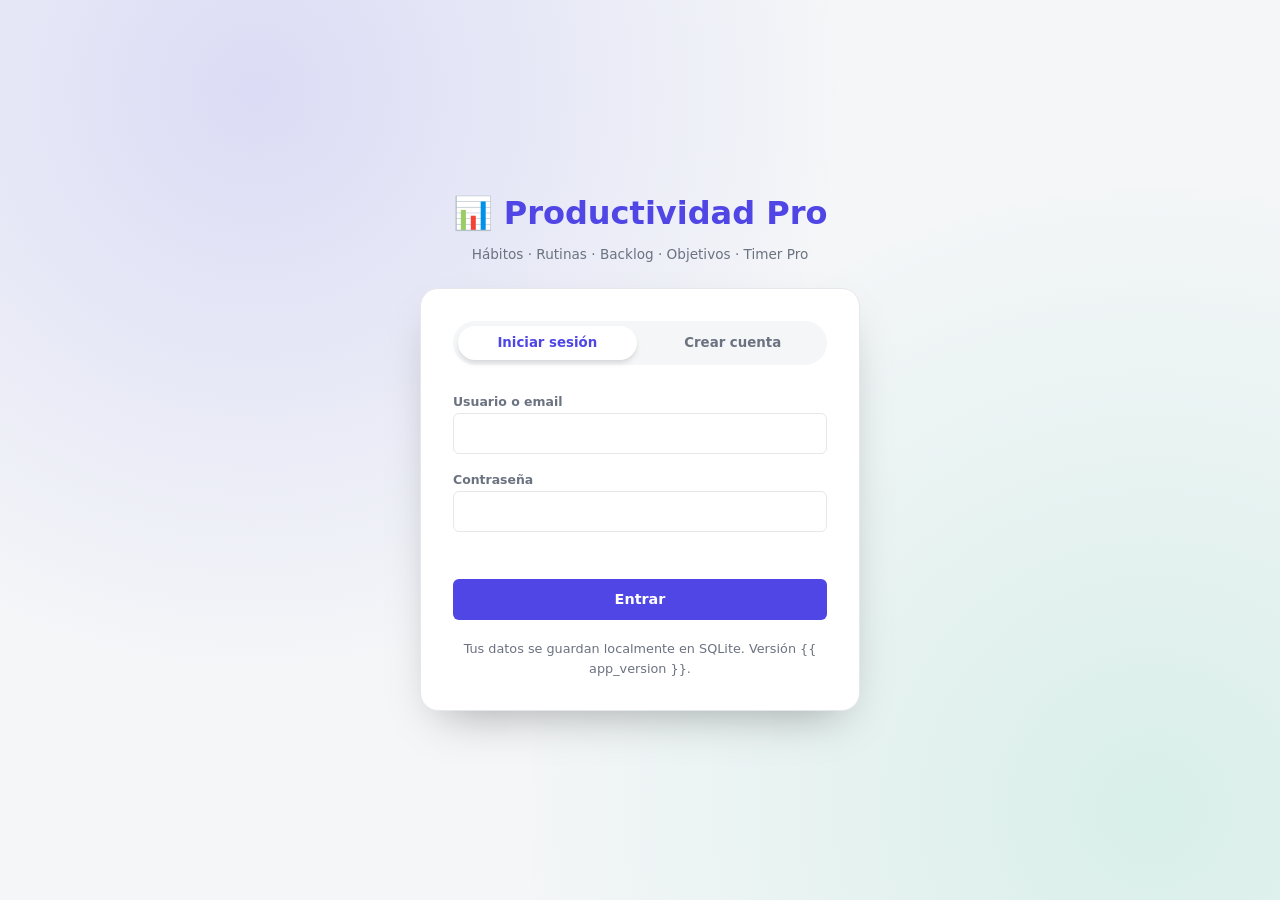
<file: templates/login.html>
<!DOCTYPE html>
<html lang="es">
<head>
    <meta charset="UTF-8">
    <meta name="viewport" content="width=device-width, initial-scale=1.0">
    <title>Acceso · Productividad Pro</title>
    <link rel="stylesheet" href="/static/css/styles.css">
    <link rel="icon" href="data:image/svg+xml,<svg xmlns='http://www.w3.org/2000/svg' viewBox='0 0 100 100'><text y='.9em' font-size='90'>📊</text></svg>">
</head>
<body class="auth-page">
<div class="auth-shell">
    <div class="auth-brand">
        <div class="header-title">📊 Productividad Pro</div>
        <p class="text-sm" style="margin-top:.4rem;">Hábitos · Rutinas · Backlog · Objetivos · Timer Pro</p>
    </div>
    <div class="auth-card">
        <div class="auth-tabs">
            <button class="auth-tab active" data-auth-tab="login">Iniciar sesión</button>
            <button class="auth-tab" data-auth-tab="register">Crear cuenta</button>
        </div>
        <form class="auth-form" id="loginForm">
            <div>
                <label for="loginIdentifier">Usuario o email</label>
                <input type="text" id="loginIdentifier" autocomplete="username" required>
            </div>
            <div>
                <label for="loginPassword">Contraseña</label>
                <input type="password" id="loginPassword" autocomplete="current-password" required>
            </div>
            <div class="auth-error" id="loginError"></div>
            <button type="submit" class="btn btn-primary" id="loginSubmitBtn">Entrar</button>
        </form>
        <form class="auth-form hidden" id="registerForm">
            <div>
                <label for="registerUsername">Usuario</label>
                <input type="text" id="registerUsername" autocomplete="username" minlength="3" maxlength="40" pattern="[A-Za-z0-9_.-]+" required>
                <span class="auth-password-hint">3–40 caracteres: letras, números, punto, guion o guion bajo.</span>
            </div>
            <div>
                <label for="registerEmail">Email</label>
                <input type="email" id="registerEmail" autocomplete="email" required>
            </div>
            <div>
                <label for="registerPassword">Contraseña</label>
                <input type="password" id="registerPassword" autocomplete="new-password" minlength="8" maxlength="128" required>
                <span class="auth-password-hint">Mínimo 8 caracteres, con letras y números.</span>
            </div>
            <div>
                <label for="registerRepeat">Repetir contraseña</label>
                <input type="password" id="registerRepeat" autocomplete="new-password" minlength="8" maxlength="128" required>
            </div>
            <div class="auth-error" id="registerError"></div>
            <button type="submit" class="btn btn-primary" id="registerSubmitBtn">Crear cuenta</button>
        </form>
        <p class="auth-footer">Tus datos se guardan localmente en SQLite. Versión {{ app_version }}.</p>
    </div>
</div>
<div class="toast" id="toast"><span id="toastIcon">✅</span><span id="toastText"></span></div>
<script src="/static/js/login.js"></script>
</body>
</html>
</file>
<file: static/css/styles.css>
:root {
    --bg-body: #f4f6f8;
    --bg-surface: #ffffff;
    --text-main: #1f2937;
    --text-muted: #6b7280;
    --primary: #4f46e5;
    --primary-hover: #4338ca;
    --danger: #ef4444;
    --danger-hover: #dc2626;
    --success: #10b981;
    --warning: #f59e0b;
    --border: #e5e7eb;
    --border-focus: #a5b4fc;
    --shadow: 0 4px 6px -1px rgba(0, 0, 0, 0.1), 0 2px 4px -1px rgba(0, 0, 0, 0.06);
    --radius: 12px;
    --cat-comer: #fb923c;
    --cat-limpiar: #38bdf8;
    --cat-ejercicio: #f43f5e;
    --cat-comprar: #a855f7;
    --cat-descansar: #94a3b8;
    --cat-recreacion: #10b981;
    --tag-trabajo: #3b82f6;
    --tag-personal: #ec4899;
    --tag-estudio: #8b5cf6;
    --tag-finanzas: #14b8a6;
    --prio-alta: #ef4444;
    --prio-media: #f59e0b;
    --prio-baja: #3b82f6;
}
[data-theme="dark"] {
    --bg-body: #0f172a;
    --bg-surface: #1e293b;
    --text-main: #f8fafc;
    --text-muted: #94a3b8;
    --primary: #6366f1;
    --primary-hover: #818cf8;
    --border: #334155;
    --border-focus: #6366f1;
    --shadow: 0 4px 6px -1px rgba(0, 0, 0, 0.5);
}
* { box-sizing: border-box; margin: 0; padding: 0; }
body {
    font-family: 'Segoe UI', system-ui, -apple-system, sans-serif;
    background-color: var(--bg-body);
    color: var(--text-main);
    line-height: 1.5;
    transition: background-color 0.3s ease, color 0.3s ease;
}
input, select, button, textarea { font-family: inherit; }
button { cursor: pointer; transition: all 0.2s ease; border: none; border-radius: 6px; outline: none; }
button:focus-visible, input:focus-visible, select:focus-visible, textarea:focus-visible {
    outline: 2px solid var(--primary); outline-offset: 2px;
}
button:active { transform: scale(0.97); }
button:disabled { opacity: 0.5; cursor: not-allowed; }
input[type="text"], input[type="email"], input[type="password"], input[type="number"],
input[type="time"], input[type="date"], input[type="datetime-local"], select, textarea {
    width: 100%; padding: 0.6rem; border: 1px solid var(--border); border-radius: 6px;
    background-color: var(--bg-surface); color: var(--text-main); transition: border-color 0.2s;
}
input[type="text"]:focus, input[type="email"]:focus, input[type="password"]:focus,
input[type="datetime-local"]:focus, select:focus, textarea:focus { border-color: var(--primary); }
.app-container { max-width: 1200px; margin: 0 auto; padding: 2rem 1rem; }
header { display: flex; justify-content: space-between; align-items: center; margin-bottom: 2rem; flex-wrap: wrap; gap: 1rem; }
.header-title { font-size: 1.8rem; font-weight: 700; color: var(--primary); display: flex; align-items: center; gap: 0.5rem; }
.header-actions { display: flex; gap: 0.5rem; flex-wrap: wrap; align-items: center; flex: 1; justify-content: flex-end; }
.btn { padding: 0.5rem 1rem; font-weight: 600; font-size: 0.9rem; display: inline-flex; align-items: center; gap: 0.4rem; justify-content: center; }
.btn-primary { background-color: var(--primary); color: white; }
.btn-primary:hover { background-color: var(--primary-hover); }
.btn-danger { background-color: var(--danger); color: white; }
.btn-danger:hover { background-color: var(--danger-hover); }
.btn-warning { background-color: var(--warning); color: #000; }
.btn-success { background-color: var(--success); color: white; }
.btn-outline { background-color: transparent; border: 1px solid var(--border); color: var(--text-main); }
.btn-outline:hover { background-color: var(--border); }
.icon-btn { background: transparent; color: var(--text-muted); padding: 0.3rem; border-radius: 4px; font-size: 0.8rem; }
.icon-btn:hover { background: var(--border); color: var(--text-main); }
.icon-btn.danger:hover { background: var(--danger); color: white; }
.icon-btn.success:hover { background: var(--success); color: white; }
nav { display: flex; gap: 0.5rem; margin-bottom: 2rem; border-bottom: 2px solid var(--border); overflow-x: auto; padding-bottom: 0.5rem; }
.nav-btn { background: transparent; color: var(--text-muted); padding: 0.8rem 1.2rem; font-weight: 600; border-radius: 8px 8px 0 0; white-space: nowrap; }
.nav-btn:hover { color: var(--primary); background: rgba(99, 102, 241, 0.1); }
.nav-btn.active { color: var(--primary); border-bottom: 3px solid var(--primary); margin-bottom: -11px; }
.module { display: none; animation: fadeIn 0.4s ease; }
.module.active { display: block; }
@keyframes fadeIn { from { opacity: 0; transform: translateY(10px); } to { opacity: 1; transform: translateY(0); } }
.card { background-color: var(--bg-surface); border-radius: var(--radius); padding: 1.5rem; box-shadow: var(--shadow); margin-bottom: 1.5rem; border: 1px solid var(--border); }
.add-form { display: flex; gap: 0.5rem; margin-bottom: 1.5rem; flex-wrap: wrap; }
.add-form input { flex: 1; min-width: 200px; }
.tree-node { margin-top: 0.5rem; animation: slideDown 0.3s ease-out; }
.tree-node-content { display: flex; align-items: center; gap: 0.8rem; padding: 0.6rem; background-color: rgba(0,0,0,0.02); border-radius: 6px; border: 1px solid transparent; transition: all 0.2s; }
.tree-node-content:hover { border-color: var(--border-focus); background-color: var(--bg-surface); }
[data-theme="dark"] .tree-node-content { background-color: rgba(255,255,255,0.02); }
.tree-children { margin-left: 1.8rem; padding-left: 0.8rem; border-left: 2px solid var(--border); }
.custom-checkbox { width: 1.2rem; height: 1.2rem; cursor: pointer; accent-color: var(--success); transition: transform 0.2s; }
.custom-checkbox:hover { transform: scale(1.1); }
.custom-checkbox:disabled { cursor: not-allowed; opacity: 0.5; }
.node-title { flex: 1; font-size: 1rem; transition: color 0.3s, text-decoration 0.3s; }
.node-completed { text-decoration: line-through; color: var(--text-muted); opacity: 0.7; }
.node-actions { display: flex; gap: 0.3rem; opacity: 0.5; transition: opacity 0.2s; }
.tree-node-content:hover .node-actions { opacity: 1; }
@keyframes slideDown { from { opacity: 0; transform: translateY(-10px); } to { opacity: 1; transform: translateY(0); } }
.routine-Comer { border-left: 4px solid var(--cat-comer); }
.routine-Limpiar { border-left: 4px solid var(--cat-limpiar); }
.routine-Ejercicio { border-left: 4px solid var(--cat-ejercicio); }
.routine-Comprar { border-left: 4px solid var(--cat-comprar); }
.routine-Descansar { border-left: 4px solid var(--cat-descansar); }
.routine-Recreacion { border-left: 4px solid var(--cat-recreacion); }
.badge { font-size: 0.7rem; padding: 0.2rem 0.5rem; border-radius: 999px; font-weight: 600; color: white; display: inline-block; margin-left: 0.4rem; }
.prio-Alta { background-color: var(--prio-alta); }
.prio-Media { background-color: var(--prio-media); }
.prio-Baja { background-color: var(--prio-baja); }
.tag-Trabajo { background-color: var(--tag-trabajo); }
.tag-Personal { background-color: var(--tag-personal); }
.tag-Estudio { background-color: var(--tag-estudio); }
.tag-Finanzas { background-color: var(--tag-finanzas); }
.mod-backlog-layout { display: grid; grid-template-columns: 1fr; gap: 1.5rem; align-items: start; }
@media (min-width: 850px) { .mod-backlog-layout { grid-template-columns: 3fr 2fr; } }
.backlog-filters { display: flex; gap: 1rem; margin-bottom: 1rem; flex-wrap: wrap; }
.schedule-panel { position: sticky; top: 1rem; max-height: calc(100vh - 2rem); overflow-y: auto; padding: 1.5rem 1rem; display: flex; flex-direction: column; }
.focus-timer { background: rgba(79,70,229,0.05); border: 1px solid var(--primary); border-radius: 12px; padding: 1.2rem; margin-bottom: 1.5rem; }
.timer-header { display:flex; justify-content:space-between; align-items:center; margin-bottom:0.8rem; }
.timer-mode-tabs { display:flex; gap:0.3rem; }
.timer-mode-tab { padding:0.2rem 0.6rem; border-radius:999px; font-size:0.72rem; font-weight:700; border:1.5px solid var(--border); background:transparent; color:var(--text-muted); }
.timer-mode-tab.active { border-color:var(--primary); background:var(--primary); color:white; }
.timer-display { font-size:3rem; font-weight:800; font-family:monospace; color:var(--primary); text-align:center; letter-spacing:3px; margin:0.4rem 0; transition:color 0.3s; }
.timer-display.break-mode { color:var(--success); }
.timer-display.warning-mode { color:var(--danger); animation: pulse-warning 1s infinite; }
@keyframes pulse-warning { 0%,100%{opacity:1} 50%{opacity:0.55} }
.timer-ring-wrap { position:relative; width:140px; height:140px; margin:0 auto 0.6rem; }
.timer-ring { transform:rotate(-90deg); }
.timer-ring-bg { fill:none; stroke:var(--border); stroke-width:8; }
.timer-ring-fill { fill:none; stroke:var(--primary); stroke-width:8; stroke-linecap:round; stroke-dasharray:408; stroke-dashoffset:0; transition:stroke-dashoffset 1s linear, stroke 0.3s; }
.timer-ring-fill.break-mode { stroke:var(--success); }
.timer-display-overlay { position:absolute; top:50%; left:50%; transform:translate(-50%,-50%); text-align:center; pointer-events:none; }
.timer-display-overlay .timer-display { font-size:1.9rem; margin:0; }
.timer-display-overlay .timer-phase { font-size:0.65rem; color:var(--text-muted); font-weight:700; letter-spacing:0.05em; }
.timer-config { display:grid; grid-template-columns:1fr 1fr; gap:0.4rem; margin:0.6rem 0; }
.timer-config label { font-size:0.7rem; color:var(--text-muted); font-weight:600; }
.timer-config input[type=number] { width:100%; padding:0.3rem 0.4rem; font-size:0.85rem; border:1px solid var(--border); border-radius:6px; background:var(--bg-surface); color:var(--text-main); }
.timer-controls { display:flex; justify-content:center; gap:0.4rem; flex-wrap:wrap; margin-top:0.6rem; }
.timer-linked-task { font-size:0.72rem; background:rgba(79,70,229,0.08); border:1px dashed var(--primary); border-radius:6px; padding:0.35rem 0.6rem; margin-top:0.5rem; display:flex; justify-content:space-between; align-items:center; gap:0.4rem; }
.timer-linked-task span { flex:1; overflow:hidden; text-overflow:ellipsis; white-space:nowrap; color:var(--primary); font-weight:600; }
.timer-session-bar { margin-top:0.5rem; }
.timer-session-bar-track { height:6px; background:var(--border); border-radius:3px; overflow:hidden; }
.timer-session-bar-fill { height:100%; background:var(--primary); border-radius:3px; transition:width 1s linear; }
.timer-cycles { font-size:0.7rem; color:var(--text-muted); text-align:center; margin-top:0.3rem; }
.time-badge { font-size:0.62rem; padding:0.1rem 0.4rem; border-radius:999px; font-weight:700; background:rgba(79,70,229,0.12); color:var(--primary); margin-left:0.3rem; vertical-align:middle; white-space:nowrap; }
.time-badge.with-timer { background:rgba(16,185,129,0.15); color:var(--success); }
.time-badge.no-timer { background:rgba(107,114,128,0.12); color:var(--text-muted); }
.time-block { border-bottom: 1px dashed var(--border); padding: 0.6rem 0; min-height: 60px; }
.time-label { font-weight: 700; color: var(--primary); font-size: 0.85rem; margin-bottom: 0.4rem; }
.scheduled-task { display: flex; align-items: center; gap: 0.5rem; font-size: 0.9rem; padding: 0.4rem 0.6rem; background-color: rgba(0,0,0,0.03); border-radius: 6px; margin-bottom: 0.3rem; border: 1px solid var(--border); transition: all 0.2s; }
[data-theme="dark"] .scheduled-task { background-color: rgba(255,255,255,0.03); }
.scheduled-task:hover { border-color: var(--primary); }
.metrics-grid { display: grid; grid-template-columns: repeat(auto-fit, minmax(250px, 1fr)); gap: 1.5rem; }
.metric-card { text-align: center; padding: 2rem; border-radius: var(--radius); background: var(--bg-surface); border: 1px solid var(--border); box-shadow: var(--shadow); }
.progress-circle { position: relative; width: 120px; height: 120px; border-radius: 50%; background: conic-gradient(var(--primary) 0%, var(--border) 0%); margin: 0 auto 1rem; display: flex; align-items: center; justify-content: center; transition: background 0.5s ease; }
.progress-inner { width: 100px; height: 100px; background-color: var(--bg-surface); border-radius: 50%; display: flex; align-items: center; justify-content: center; font-size: 1.5rem; font-weight: bold; }
.progress-bar-container { width: 100%; height: 8px; background-color: var(--border); border-radius: 4px; overflow: hidden; margin-top: 0.5rem; }
.progress-bar { height: 100%; background-color: var(--primary); width: 0%; transition: width 0.8s cubic-bezier(0.4, 0, 0.2, 1); }
.exception-item { border-left: 4px solid var(--warning); padding: 1rem; margin-bottom: 1rem; background-color: rgba(245, 158, 11, 0.05); border-radius: 8px; }
.exception-impact-Alta { border-left-color: var(--danger); background-color: rgba(239, 68, 68, 0.05); }
details > summary { list-style: none; outline: none; }
details > summary::-webkit-details-marker { display: none; }
.modal-overlay { position: fixed; top: 0; left: 0; width: 100%; height: 100%; background: rgba(0,0,0,0.5); backdrop-filter: blur(2px); display: none; align-items: center; justify-content: center; z-index: 100; opacity: 0; transition: opacity 0.3s; }
.modal-overlay.active { display: flex; opacity: 1; }
.modal-content { background: var(--bg-surface); padding: 2rem; border-radius: var(--radius); max-width: 400px; width: 90%; transform: scale(0.9); transition: transform 0.3s; box-shadow: 0 20px 25px -5px rgba(0,0,0,0.1); max-height: 88vh; overflow-y: auto; }
.modal-overlay.active .modal-content { transform: scale(1); }
.modal-actions { display: flex; justify-content: flex-end; gap: 1rem; margin-top: 1.5rem; }
.toast { position: fixed; bottom: 20px; right: 20px; background-color: var(--bg-surface); color: var(--text-main); padding: 0.8rem 1.5rem; border-radius: 8px; box-shadow: 0 10px 15px -3px rgba(0,0,0,0.1), 0 4px 6px -2px rgba(0,0,0,0.05); border: 1px solid var(--border); display: flex; align-items: center; gap: 0.8rem; transform: translateY(100px); opacity: 0; transition: transform 0.3s cubic-bezier(0.4, 0, 0.2, 1), opacity 0.3s; z-index: 1000; font-weight: 600; }
.toast.show { transform: translateY(0); opacity: 1; }
.text-sm { font-size: 0.85rem; color: var(--text-muted); }
.font-bold { font-weight: 700; }
.mt-4 { margin-top: 1rem; }
.hidden { display: none !important; }
.heatmap-wrapper { overflow-x: auto; padding-bottom: 0.5rem; }
.heatmap-cell { width: 14px; height: 14px; border-radius: 3px; background: var(--border); cursor: default; transition: transform 0.1s; position: relative; }
.heatmap-cell:hover { transform: scale(1.4); z-index: 10; }
.heatmap-cell[data-score="0"]  { background: var(--border); }
.heatmap-cell[data-score="1"]  { background: #bbf7d0; }
.heatmap-cell[data-score="2"]  { background: #86efac; }
.heatmap-cell[data-score="3"]  { background: #4ade80; }
.heatmap-cell[data-score="4"]  { background: #22c55e; }
.heatmap-cell[data-score="5"]  { background: #16a34a; }
[data-theme="dark"] .heatmap-cell[data-score="1"] { background: #14532d; }
[data-theme="dark"] .heatmap-cell[data-score="2"] { background: #166534; }
[data-theme="dark"] .heatmap-cell[data-score="3"] { background: #15803d; }
[data-theme="dark"] .heatmap-cell[data-score="4"] { background: #16a34a; }
[data-theme="dark"] .heatmap-cell[data-score="5"] { background: #22c55e; }
.day-score-bar { margin-top: 1.5rem; }
.score-track { height: 10px; background: var(--border); border-radius: 5px; overflow: hidden; margin-bottom: 0.3rem; }
.score-fill { height: 100%; border-radius: 5px; transition: width 0.8s; }
.score-legend { display: flex; gap: 1rem; font-size: 0.75rem; color: var(--text-muted); flex-wrap: wrap; }
.legend-dot { width: 8px; height: 8px; border-radius: 50%; display: inline-block; }
.metrics-period-bar { display: flex; gap: 0.5rem; margin-bottom: 1.5rem; flex-wrap: wrap; align-items: center; }
.period-btn { padding: 0.3rem 0.8rem; border-radius: 999px; font-size: 0.8rem; font-weight: 600; border: 1.5px solid var(--border); background: transparent; color: var(--text-muted); }
.period-btn.active { border-color: var(--primary); background: var(--primary); color: white; }
.today-score-card { background: linear-gradient(135deg, rgba(79,70,229,0.08), rgba(16,185,129,0.06)); border: 1px solid var(--border); border-radius: var(--radius); padding: 1.5rem; margin-bottom: 1.5rem; display: flex; align-items: center; gap: 1.5rem; flex-wrap: wrap; }
.routine-inactive-today { opacity: 0.38; filter: grayscale(60%); transition: opacity 0.2s, filter 0.2s; }
.routine-inactive-today:hover { opacity: 0.65; filter: grayscale(20%); }
.badge-schedule { font-size: 0.65rem; padding: 0.15rem 0.45rem; border-radius: 999px; font-weight: 700; background: var(--text-muted); color: var(--bg-surface); display: inline-flex; align-items: center; gap: 0.2rem; margin-left: 0.4rem; white-space: nowrap; vertical-align: middle; }
.badge-schedule.active-today { background: var(--success); }
.badge-schedule.inactive-today { background: var(--text-muted); }
.days-picker { display: flex; gap: 0.3rem; flex-wrap: wrap; margin-top: 0.4rem; }
.day-chip { padding: 0.25rem 0.55rem; border-radius: 999px; font-size: 0.78rem; font-weight: 700; border: 2px solid var(--border); background: transparent; color: var(--text-muted); cursor: pointer; transition: all 0.15s; user-select: none; }
.day-chip.selected { border-color: var(--primary); background: var(--primary); color: white; }
.routine-schedule-row { display: flex; flex-direction: column; gap: 0.5rem; margin-top: 0.5rem; padding: 0.75rem; border: 1px dashed var(--border); border-radius: 8px; background: rgba(0,0,0,0.015); width: 100%; }
[data-theme="dark"] .routine-schedule-row { background: rgba(255,255,255,0.015); }
.routine-schedule-row label { font-size: 0.8rem; font-weight: 600; color: var(--text-muted); }
.obj-card { border:1px solid var(--border); border-radius:var(--radius); padding:1.2rem; margin-bottom:1rem; background:var(--bg-surface); }
.obj-header { display:flex; justify-content:space-between; align-items:flex-start; gap:0.8rem; flex-wrap:wrap; margin-bottom:0.7rem; }
.obj-horizon { font-size:0.68rem; font-weight:800; padding:0.2rem 0.55rem; border-radius:999px; background:rgba(79,70,229,0.1); color:var(--primary); }
.obj-pbar { height:8px; background:var(--border); border-radius:4px; overflow:hidden; margin:0.5rem 0 0.25rem; }
.obj-pfill { height:100%; border-radius:4px; background:linear-gradient(90deg,var(--primary),var(--success)); transition:width 0.5s; }
.obj-linked { margin-top:0.6rem; display:flex; flex-direction:column; gap:0.3rem; }
.obj-linked-item { font-size:0.78rem; display:flex; align-items:center; gap:0.4rem; padding:0.25rem 0.5rem; border-radius:6px; background:rgba(0,0,0,0.03); }
[data-theme="dark"] .obj-linked-item { background:rgba(255,255,255,0.04); }
.obj-linked-item.done { text-decoration:line-through; opacity:0.5; }
.ach-section { border:1px solid var(--border); border-radius:var(--radius); overflow:hidden; margin-top:1.5rem; }
.ach-toggle { width:100%; padding:0.75rem 1rem; background:var(--bg-surface); display:flex; justify-content:space-between; align-items:center; font-weight:700; cursor:pointer; border:none; color:var(--text-main); font-size:0.9rem; }
.ach-body { display:none; padding:1rem; border-top:1px solid var(--border); }
.ach-body.open { display:block; }
.ach-item { display:flex; align-items:center; gap:0.6rem; padding:0.4rem 0; border-bottom:1px dashed var(--border); font-size:0.83rem; }
.ach-item:last-child { border-bottom:none; }
.ach-meta { font-size:0.67rem; color:var(--text-muted); margin-left:auto; }
.sched-badge { font-size:0.58rem; padding:0.08rem 0.35rem; border-radius:999px; font-weight:700; margin-left:0.25rem; }
.sched-rec  { background:rgba(16,185,129,0.15); color:var(--success); }
.sched-once { background:rgba(79,70,229,0.12); color:var(--primary); }
.edit-sec { margin-bottom:0.9rem; padding-bottom:0.9rem; border-bottom:1px solid var(--border); }
.edit-sec:last-child { border-bottom:none; margin-bottom:0; }
.edit-sec > label { font-size:0.76rem; font-weight:700; color:var(--text-muted); display:block; margin-bottom:0.3rem; }
.chart-container { position: relative; height: 250px; margin: 1rem 0; }
.chart-card { padding: 1rem; }
.chart-row { display: grid; grid-template-columns: 1fr 1fr; gap: 1rem; margin-bottom: 1.5rem; }
@media (max-width: 768px) { .chart-row { grid-template-columns: 1fr; } }
.correlation-box { background: rgba(79,70,229,0.05); border-radius: 8px; padding: 0.8rem; margin-bottom: 0.5rem; }
.suggestion-item { border-left: 3px solid var(--primary); padding: 0.4rem 0.8rem; margin-bottom: 0.5rem; background: rgba(79,70,229,0.03); border-radius: 0 6px 6px 0; }
.time-block.active-focus { background: rgba(79, 70, 229, 0.15); border-radius: 8px; transition: background 0.3s; }
.time-block.active-focus .time-label { color: var(--primary); font-weight: 800; }
.scheduled-task.focus-current { border-color: var(--primary); box-shadow: 0 0 0 2px rgba(79,70,229,0.3); }
.time-block.night-block { background: rgba(0,0,0,0.015); border-left: 3px solid var(--border); }
[data-theme="dark"] .time-block.night-block { background: rgba(255,255,255,0.015); border-left-color: var(--border); }
.schedule-exception { background: rgba(239, 68, 68, 0.05); border: 1px solid var(--danger); border-radius: 8px; padding: 0.5rem; display: flex; align-items: center; justify-content: space-between; margin-bottom: 0.3rem; }
.schedule-exception.exc-Leve { background: rgba(245, 158, 11, 0.05); border-color: var(--warning); }
.ach-controls { display:flex; gap:0.5rem; margin-bottom:1rem; flex-wrap:wrap; }
.ach-controls input, .ach-controls select { width: auto; flex:1; min-width:120px; }
@media (hover: none) { .node-actions { opacity: 1 !important; } }
[data-theme="dark"] .badge { border: 1px solid rgba(255,255,255,0.3); }

/* Historial Detallado */
.history-period-tabs { display: flex; gap: 0.3rem; flex-wrap: wrap; margin-bottom: 1rem; }
.history-period-tab {
    padding: 0.35rem 0.85rem; border-radius: 999px;
    font-size: 0.8rem; font-weight: 600;
    border: 1.5px solid var(--border); background: transparent; color: var(--text-muted);
    cursor: pointer; transition: all 0.15s;
}
.history-period-tab:hover { border-color: var(--primary); color: var(--primary); }
.history-period-tab.active { border-color: var(--primary); background: var(--primary); color: white; }
.history-list { display: flex; flex-direction: column; gap: 0.75rem; }
.history-card { border: 1px solid var(--border); border-radius: 10px; overflow: hidden; background: var(--bg-surface); }
.history-card-header {
    display: flex; justify-content: space-between; align-items: center;
    padding: 0.75rem 1rem; cursor: pointer;
    background: rgba(0,0,0,0.015); transition: background 0.15s;
    gap: 0.5rem; flex-wrap: wrap;
}
.history-card-header:hover { background: rgba(79,70,229,0.06); }
.history-card-summary { display: flex; gap: 0.8rem; align-items: center; flex-wrap: wrap; }
.history-card-body { display: none; padding: 0.75rem 1rem; border-top: 1px solid var(--border); }
.history-card.open .history-card-body { display: block; }
.history-day { padding: 0.6rem 0; border-bottom: 1px dashed var(--border); }
.history-day:last-child { border-bottom: none; padding-bottom: 0; }
.history-task-row { display: flex; align-items: flex-start; gap: 0.5rem; font-size: 0.82rem; padding: 0.15rem 0; }
.history-task-done { color: var(--text-main); opacity: 0.85; }
.history-task-fail { color: var(--text-muted); }
.history-exc-row {
    background: rgba(239,68,68,0.05); border-left: 3px solid var(--danger);
    padding: 0.4rem 0.6rem; border-radius: 0 6px 6px 0;
    font-size: 0.78rem; margin-top: 0.3rem;
}
.history-exc-row.leve { background: rgba(245,158,11,0.05); border-left-color: var(--warning); }
[data-theme="dark"] .history-card-header { background: rgba(255,255,255,0.02); }
[data-theme="dark"] .history-card-header:hover { background: rgba(99,102,241,0.1); }

/* ===== Autenticación, usuario y perfil ===== */
.auth-page { min-height: 100vh; display: flex; align-items: center; justify-content: center; padding: 2rem 1rem; background: radial-gradient(circle at 20% 10%, rgba(79,70,229,0.15), transparent 45%), radial-gradient(circle at 90% 90%, rgba(16,185,129,0.12), transparent 45%), var(--bg-body); }
.auth-shell { width: min(440px, 100%); }
.auth-brand { text-align: center; margin-bottom: 1.5rem; }
.auth-brand .header-title { justify-content: center; font-size: 2rem; }
.auth-card { background: var(--bg-surface); border: 1px solid var(--border); border-radius: 18px; padding: 2rem; box-shadow: 0 20px 45px -20px rgba(0,0,0,0.35); }
.auth-tabs { display: flex; gap: 0.4rem; background: var(--bg-body); padding: 0.3rem; border-radius: 999px; margin-bottom: 1.5rem; }
.auth-tab { flex: 1; padding: 0.6rem; border-radius: 999px; font-weight: 700; color: var(--text-muted); background: transparent; }
.auth-tab.active { background: var(--bg-surface); color: var(--primary); box-shadow: var(--shadow); }
.auth-form { display: flex; flex-direction: column; gap: 0.85rem; }
.auth-form label { font-size: 0.78rem; font-weight: 700; color: var(--text-muted); }
.auth-form input { padding: 0.75rem; }
.auth-form .btn { width: 100%; padding: 0.8rem; }
.auth-error { color: var(--danger); font-size: 0.85rem; min-height: 1.2rem; }
.auth-footer { text-align: center; margin-top: 1.2rem; font-size: 0.8rem; color: var(--text-muted); }
.auth-password-hint { font-size: 0.72rem; color: var(--text-muted); }

.user-area { display: flex; align-items: center; gap: 0.5rem; position: relative; margin-left: 0.25rem; }
.user-button { display: flex; align-items: center; gap: 0.5rem; background: var(--bg-surface); border: 1px solid var(--border); border-radius: 999px; padding: 0.3rem 0.7rem 0.3rem 0.35rem; color: var(--text-main); font-weight: 700; font-size: 0.82rem; }
.user-button:hover { border-color: var(--primary); }
.avatar { width: 30px; height: 30px; border-radius: 50%; background: linear-gradient(135deg, var(--primary), var(--success)); color: #fff; display: inline-flex; align-items: center; justify-content: center; font-size: 0.72rem; font-weight: 800; letter-spacing: 0.03em; }
.user-dropdown { position: absolute; top: calc(100% + 0.5rem); right: 0; min-width: 230px; background: var(--bg-surface); border: 1px solid var(--border); border-radius: 12px; box-shadow: var(--shadow); padding: 0.5rem; display: none; z-index: 60; }
.user-dropdown.open { display: block; }
.user-dropdown .dropdown-header { padding: 0.6rem 0.7rem; border-bottom: 1px solid var(--border); margin-bottom: 0.35rem; }
.user-dropdown button, .user-dropdown a { width: 100%; text-align: left; background: transparent; color: var(--text-main); padding: 0.55rem 0.7rem; border-radius: 8px; font-size: 0.84rem; display: flex; align-items: center; gap: 0.5rem; text-decoration: none; }
.user-dropdown button:hover, .user-dropdown a:hover { background: rgba(79,70,229,0.08); color: var(--primary); }
.user-dropdown .danger-item:hover { background: rgba(239,68,68,0.1); color: var(--danger); }
.db-status { display: flex; align-items: center; gap: 0.4rem; font-size: 0.72rem; color: var(--text-muted); padding: 0.55rem 0.7rem; border-top: 1px solid var(--border); margin-top: 0.35rem; }
.db-dot { width: 8px; height: 8px; border-radius: 50%; background: var(--success); display: inline-block; }
.db-dot.offline { background: var(--danger); }
.profile-grid { display: grid; grid-template-columns: repeat(auto-fit, minmax(260px, 1fr)); gap: 1.2rem; }
.profile-field { display: flex; flex-direction: column; gap: 0.35rem; }
.profile-field label { font-size: 0.76rem; font-weight: 700; color: var(--text-muted); }
.profile-actions { display: flex; gap: 0.6rem; flex-wrap: wrap; margin-top: 1.2rem; }
.account-danger { border: 1px solid rgba(239,68,68,0.35); background: rgba(239,68,68,0.05); border-radius: 10px; padding: 1rem; margin-top: 1.2rem; }
.account-danger h4 { color: var(--danger); margin-bottom: 0.4rem; }
.profile-tabs { display: flex; gap: 0.4rem; margin-bottom: 1rem; flex-wrap: wrap; }
.profile-tab { padding: 0.4rem 0.9rem; border-radius: 999px; border: 1.5px solid var(--border); background: transparent; color: var(--text-muted); font-weight: 700; font-size: 0.8rem; }
.profile-tab.active { border-color: var(--primary); background: var(--primary); color: #fff; }

@media (max-width: 640px) {
    .app-container { padding: 1rem 0.6rem; }
    .header-title { font-size: 1.4rem; }
    .header-actions { justify-content: flex-start; }
    .auth-card { padding: 1.4rem; }
}
</file>
